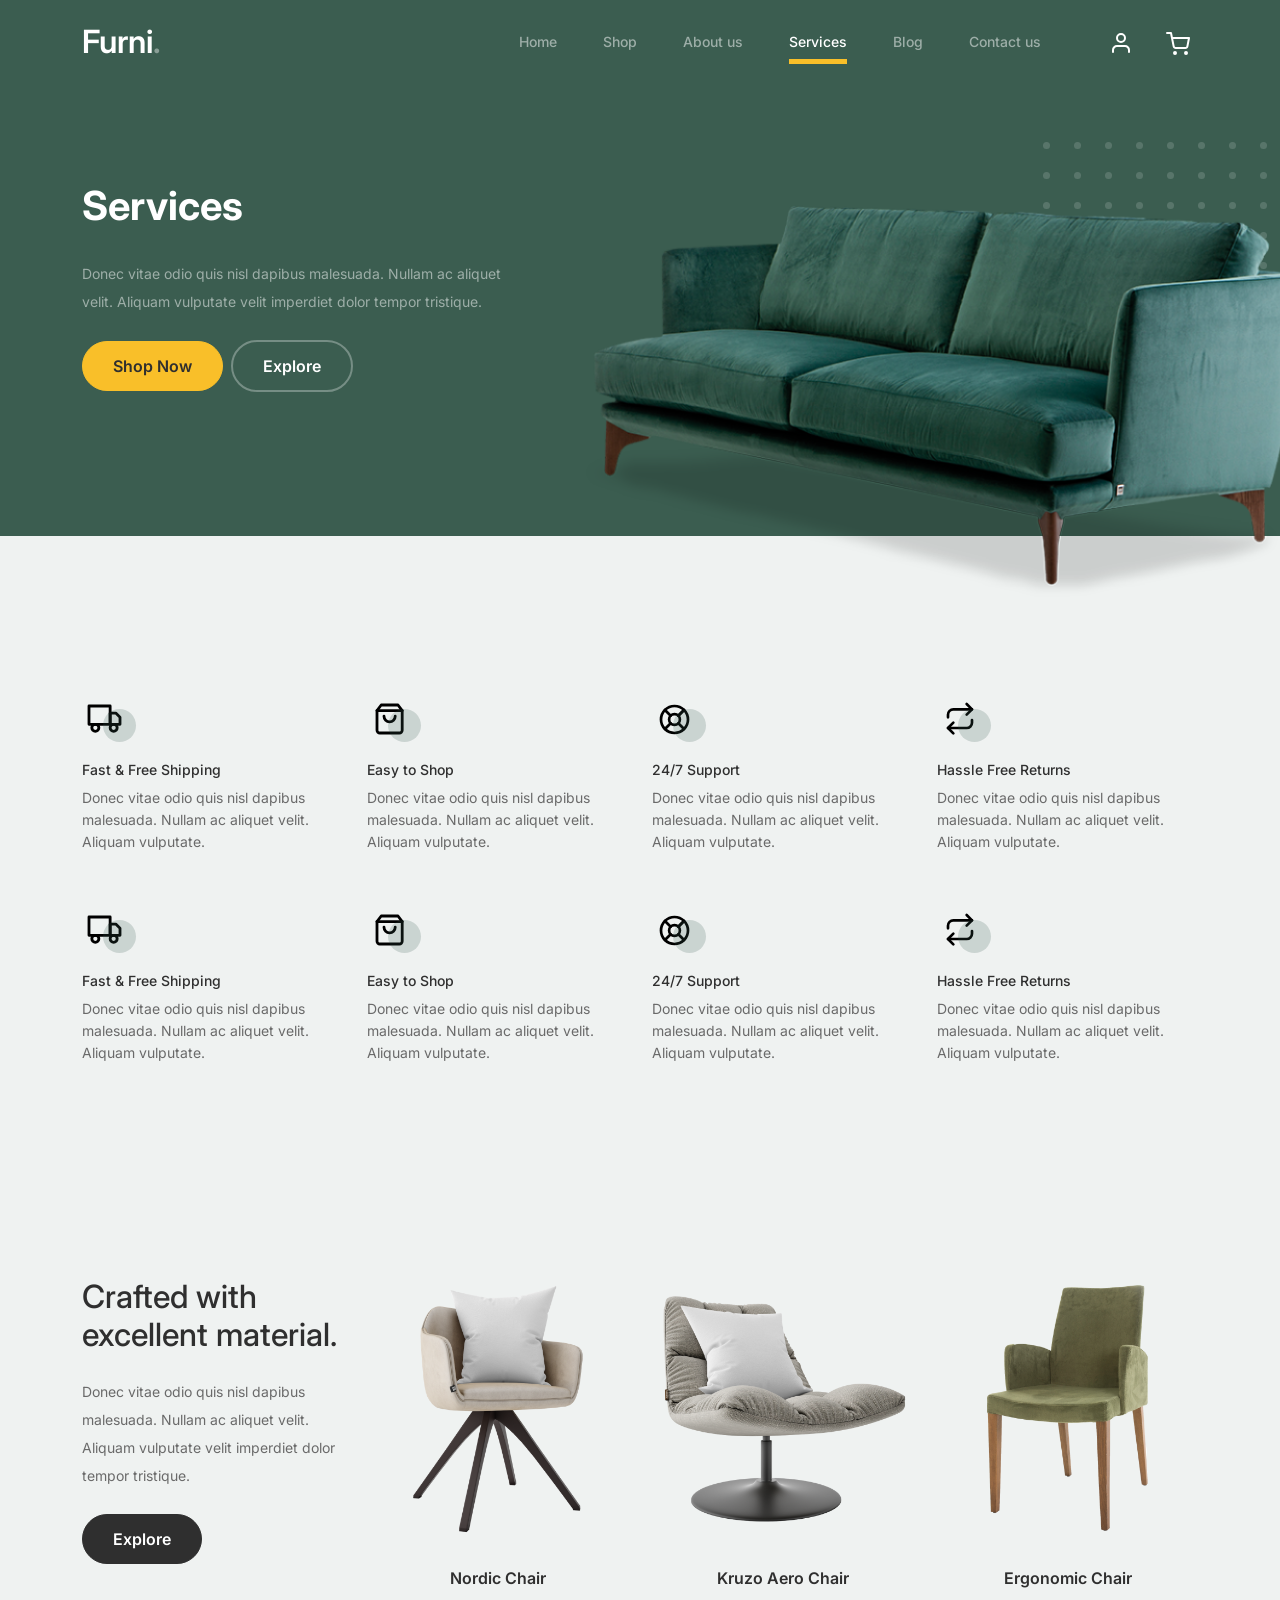
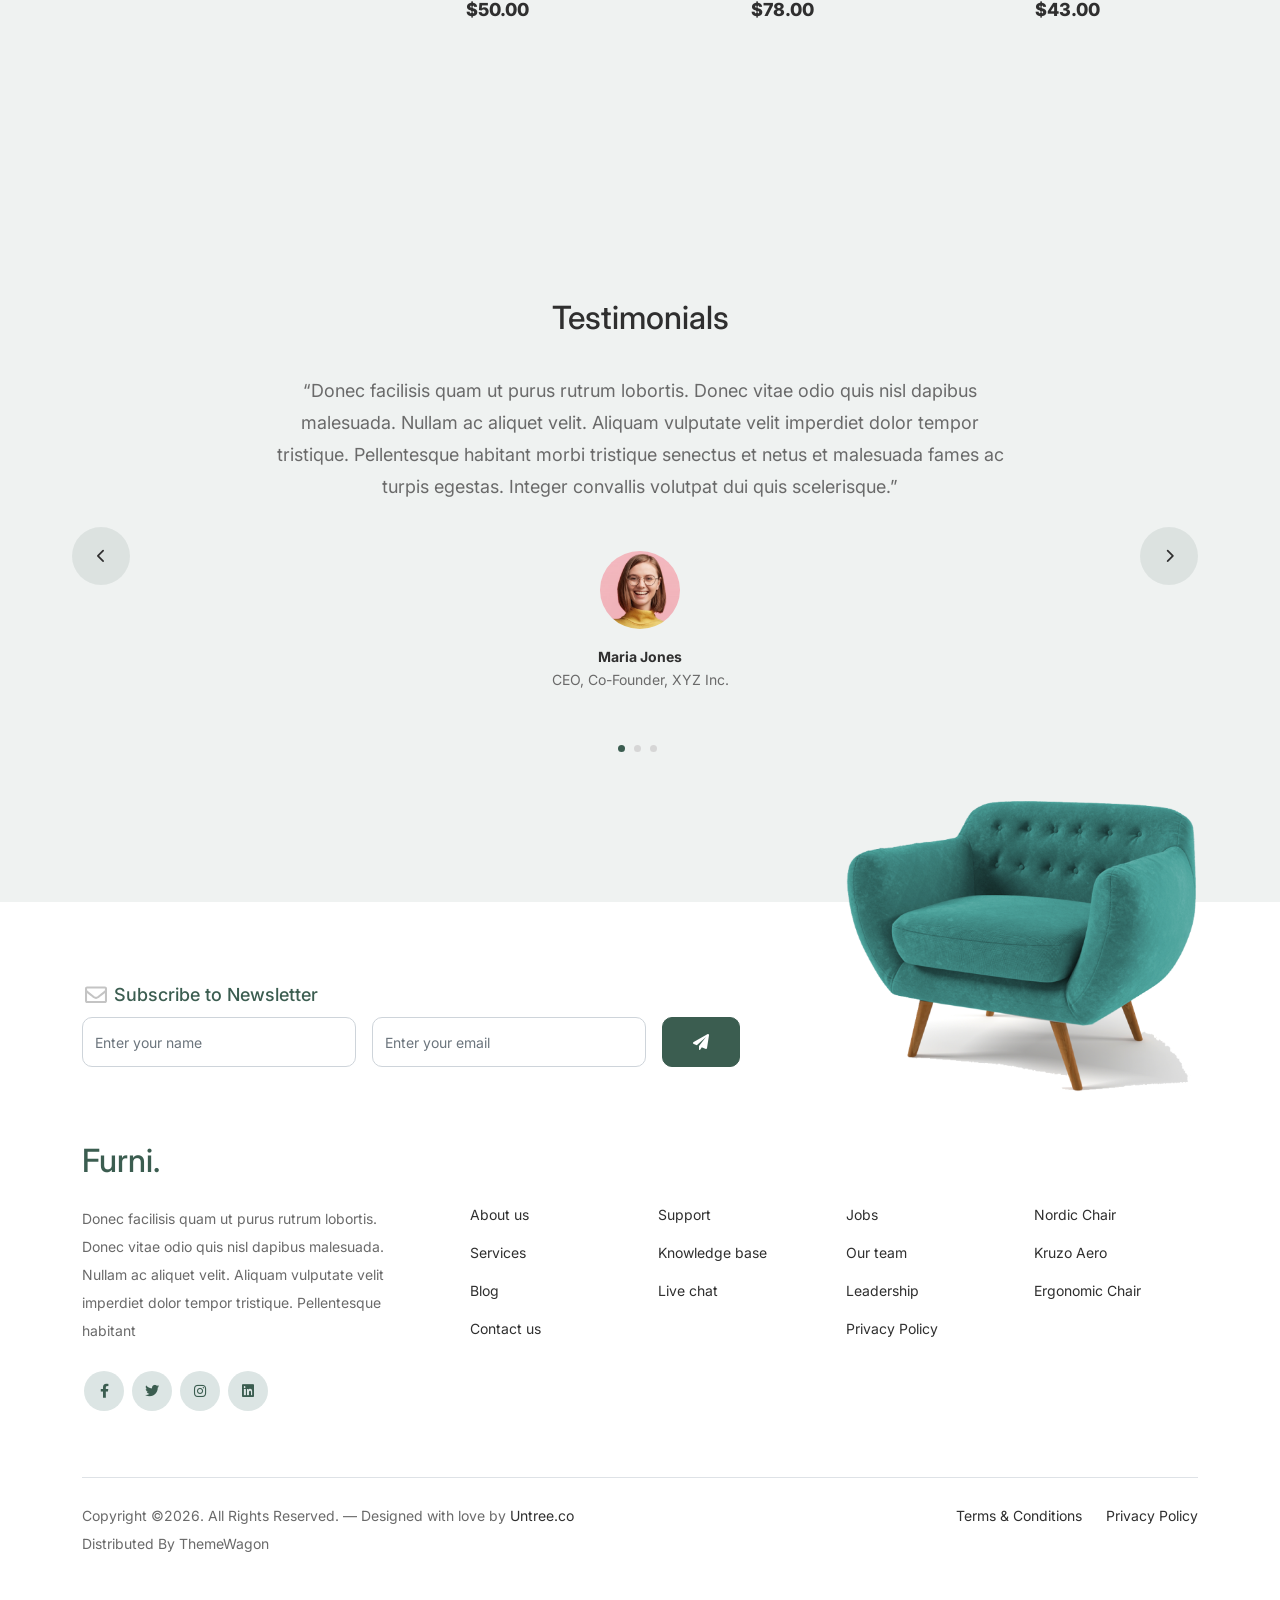
<file: new/furni-1.0.0/services.html>
<!-- /*
* Bootstrap 5
* Template Name: Furni
* Template Author: Untree.co
* Template URI: https://untree.co/
* License: https://creativecommons.org/licenses/by/3.0/
*/ -->
<!doctype html>
<html lang="en">
<head>
  <meta charset="utf-8">
  <meta name="viewport" content="width=device-width, initial-scale=1, shrink-to-fit=no">
  <meta name="author" content="Untree.co">
  <link rel="shortcut icon" href="favicon.png">

  <meta name="description" content="" />
  <meta name="keywords" content="bootstrap, bootstrap4" />

		<!-- Bootstrap CSS -->
		<link href="css/bootstrap.min.css" rel="stylesheet">
		<link href="https://cdnjs.cloudflare.com/ajax/libs/font-awesome/6.0.0-beta3/css/all.min.css" rel="stylesheet">
		<link href="css/tiny-slider.css" rel="stylesheet">
		<link href="css/style.css" rel="stylesheet">
		<title>Furni Free Bootstrap 5 Template for Furniture and Interior Design Websites by Untree.co </title>
	</head>

	<body>

		<!-- Start Header/Navigation -->
		<nav class="custom-navbar navbar navbar navbar-expand-md navbar-dark bg-dark" arial-label="Furni navigation bar">

			<div class="container">
				<a class="navbar-brand" href="index.html">Furni<span>.</span></a>

				<button class="navbar-toggler" type="button" data-bs-toggle="collapse" data-bs-target="#navbarsFurni" aria-controls="navbarsFurni" aria-expanded="false" aria-label="Toggle navigation">
					<span class="navbar-toggler-icon"></span>
				</button>

				<div class="collapse navbar-collapse" id="navbarsFurni">
					<ul class="custom-navbar-nav navbar-nav ms-auto mb-2 mb-md-0">
						<li class="nav-item">
							<a class="nav-link" href="index.html">Home</a>
						</li>
						<li><a class="nav-link" href="shop.html">Shop</a></li>
						<li><a class="nav-link" href="about.html">About us</a></li>
						<li class="active"><a class="nav-link" href="services.html">Services</a></li>
						<li><a class="nav-link" href="blog.html">Blog</a></li>
						<li><a class="nav-link" href="contact.html">Contact us</a></li>
					</ul>

					<ul class="custom-navbar-cta navbar-nav mb-2 mb-md-0 ms-5">
						<li><a class="nav-link" href="#"><img src="images/user.svg"></a></li>
						<li><a class="nav-link" href="cart.html"><img src="images/cart.svg"></a></li>
					</ul>
				</div>
			</div>
				
		</nav>
		<!-- End Header/Navigation -->

		<!-- Start Hero Section -->
			<div class="hero">
				<div class="container">
					<div class="row justify-content-between">
						<div class="col-lg-5">
							<div class="intro-excerpt">
								<h1>Services</h1>
								<p class="mb-4">Donec vitae odio quis nisl dapibus malesuada. Nullam ac aliquet velit. Aliquam vulputate velit imperdiet dolor tempor tristique.</p>
								<p><a href="" class="btn btn-secondary me-2">Shop Now</a><a href="#" class="btn btn-white-outline">Explore</a></p>
							</div>
						</div>
						<div class="col-lg-7">
							<div class="hero-img-wrap">
								<img src="images/couch.png" class="img-fluid">
							</div>
						</div>
					</div>
				</div>
			</div>
		<!-- End Hero Section -->

		

		<!-- Start Why Choose Us Section -->
		<div class="why-choose-section">
			<div class="container">
				
				
				<div class="row my-5">
					<div class="col-6 col-md-6 col-lg-3 mb-4">
						<div class="feature">
							<div class="icon">
								<img src="images/truck.svg" alt="Image" class="imf-fluid">
							</div>
							<h3>Fast &amp; Free Shipping</h3>
							<p>Donec vitae odio quis nisl dapibus malesuada. Nullam ac aliquet velit. Aliquam vulputate.</p>
						</div>
					</div>

					<div class="col-6 col-md-6 col-lg-3 mb-4">
						<div class="feature">
							<div class="icon">
								<img src="images/bag.svg" alt="Image" class="imf-fluid">
							</div>
							<h3>Easy to Shop</h3>
							<p>Donec vitae odio quis nisl dapibus malesuada. Nullam ac aliquet velit. Aliquam vulputate.</p>
						</div>
					</div>

					<div class="col-6 col-md-6 col-lg-3 mb-4">
						<div class="feature">
							<div class="icon">
								<img src="images/support.svg" alt="Image" class="imf-fluid">
							</div>
							<h3>24/7 Support</h3>
							<p>Donec vitae odio quis nisl dapibus malesuada. Nullam ac aliquet velit. Aliquam vulputate.</p>
						</div>
					</div>

					<div class="col-6 col-md-6 col-lg-3 mb-4">
						<div class="feature">
							<div class="icon">
								<img src="images/return.svg" alt="Image" class="imf-fluid">
							</div>
							<h3>Hassle Free Returns</h3>
							<p>Donec vitae odio quis nisl dapibus malesuada. Nullam ac aliquet velit. Aliquam vulputate.</p>
						</div>
					</div>

					<div class="col-6 col-md-6 col-lg-3 mb-4">
						<div class="feature">
							<div class="icon">
								<img src="images/truck.svg" alt="Image" class="imf-fluid">
							</div>
							<h3>Fast &amp; Free Shipping</h3>
							<p>Donec vitae odio quis nisl dapibus malesuada. Nullam ac aliquet velit. Aliquam vulputate.</p>
						</div>
					</div>

					<div class="col-6 col-md-6 col-lg-3 mb-4">
						<div class="feature">
							<div class="icon">
								<img src="images/bag.svg" alt="Image" class="imf-fluid">
							</div>
							<h3>Easy to Shop</h3>
							<p>Donec vitae odio quis nisl dapibus malesuada. Nullam ac aliquet velit. Aliquam vulputate.</p>
						</div>
					</div>

					<div class="col-6 col-md-6 col-lg-3 mb-4">
						<div class="feature">
							<div class="icon">
								<img src="images/support.svg" alt="Image" class="imf-fluid">
							</div>
							<h3>24/7 Support</h3>
							<p>Donec vitae odio quis nisl dapibus malesuada. Nullam ac aliquet velit. Aliquam vulputate.</p>
						</div>
					</div>

					<div class="col-6 col-md-6 col-lg-3 mb-4">
						<div class="feature">
							<div class="icon">
								<img src="images/return.svg" alt="Image" class="imf-fluid">
							</div>
							<h3>Hassle Free Returns</h3>
							<p>Donec vitae odio quis nisl dapibus malesuada. Nullam ac aliquet velit. Aliquam vulputate.</p>
						</div>
					</div>

				</div>
			
			</div>
		</div>
		<!-- End Why Choose Us Section -->

		<!-- Start Product Section -->
		<div class="product-section pt-0">
			<div class="container">
				<div class="row">

					<!-- Start Column 1 -->
					<div class="col-md-12 col-lg-3 mb-5 mb-lg-0">
						<h2 class="mb-4 section-title">Crafted with excellent material.</h2>
						<p class="mb-4">Donec vitae odio quis nisl dapibus malesuada. Nullam ac aliquet velit. Aliquam vulputate velit imperdiet dolor tempor tristique. </p>
						<p><a href="#" class="btn">Explore</a></p>
					</div> 
					<!-- End Column 1 -->

					<!-- Start Column 2 -->
					<div class="col-12 col-md-4 col-lg-3 mb-5 mb-md-0">
						<a class="product-item" href="#">
							<img src="images/product-1.png" class="img-fluid product-thumbnail">
							<h3 class="product-title">Nordic Chair</h3>
							<strong class="product-price">$50.00</strong>

							<span class="icon-cross">
								<img src="images/cross.svg" class="img-fluid">
							</span>
						</a>
					</div> 
					<!-- End Column 2 -->

					<!-- Start Column 3 -->
					<div class="col-12 col-md-4 col-lg-3 mb-5 mb-md-0">
						<a class="product-item" href="#">
							<img src="images/product-2.png" class="img-fluid product-thumbnail">
							<h3 class="product-title">Kruzo Aero Chair</h3>
							<strong class="product-price">$78.00</strong>

							<span class="icon-cross">
								<img src="images/cross.svg" class="img-fluid">
							</span>
						</a>
					</div>
					<!-- End Column 3 -->

					<!-- Start Column 4 -->
					<div class="col-12 col-md-4 col-lg-3 mb-5 mb-md-0">
						<a class="product-item" href="#">
							<img src="images/product-3.png" class="img-fluid product-thumbnail">
							<h3 class="product-title">Ergonomic Chair</h3>
							<strong class="product-price">$43.00</strong>

							<span class="icon-cross">
								<img src="images/cross.svg" class="img-fluid">
							</span>
						</a>
					</div>
					<!-- End Column 4 -->

				</div>
			</div>
		</div>
		<!-- End Product Section -->

		

		<!-- Start Testimonial Slider -->
		<div class="testimonial-section before-footer-section">
			<div class="container">
				<div class="row">
					<div class="col-lg-7 mx-auto text-center">
						<h2 class="section-title">Testimonials</h2>
					</div>
				</div>

				<div class="row justify-content-center">
					<div class="col-lg-12">
						<div class="testimonial-slider-wrap text-center">

							<div id="testimonial-nav">
								<span class="prev" data-controls="prev"><span class="fa fa-chevron-left"></span></span>
								<span class="next" data-controls="next"><span class="fa fa-chevron-right"></span></span>
							</div>

							<div class="testimonial-slider">
								
								<div class="item">
									<div class="row justify-content-center">
										<div class="col-lg-8 mx-auto">

											<div class="testimonial-block text-center">
												<blockquote class="mb-5">
													<p>&ldquo;Donec facilisis quam ut purus rutrum lobortis. Donec vitae odio quis nisl dapibus malesuada. Nullam ac aliquet velit. Aliquam vulputate velit imperdiet dolor tempor tristique. Pellentesque habitant morbi tristique senectus et netus et malesuada fames ac turpis egestas. Integer convallis volutpat dui quis scelerisque.&rdquo;</p>
												</blockquote>

												<div class="author-info">
													<div class="author-pic">
														<img src="images/person-1.png" alt="Maria Jones" class="img-fluid">
													</div>
													<h3 class="font-weight-bold">Maria Jones</h3>
													<span class="position d-block mb-3">CEO, Co-Founder, XYZ Inc.</span>
												</div>
											</div>

										</div>
									</div>
								</div> 
								<!-- END item -->

								<div class="item">
									<div class="row justify-content-center">
										<div class="col-lg-8 mx-auto">

											<div class="testimonial-block text-center">
												<blockquote class="mb-5">
													<p>&ldquo;Donec facilisis quam ut purus rutrum lobortis. Donec vitae odio quis nisl dapibus malesuada. Nullam ac aliquet velit. Aliquam vulputate velit imperdiet dolor tempor tristique. Pellentesque habitant morbi tristique senectus et netus et malesuada fames ac turpis egestas. Integer convallis volutpat dui quis scelerisque.&rdquo;</p>
												</blockquote>

												<div class="author-info">
													<div class="author-pic">
														<img src="images/person-1.png" alt="Maria Jones" class="img-fluid">
													</div>
													<h3 class="font-weight-bold">Maria Jones</h3>
													<span class="position d-block mb-3">CEO, Co-Founder, XYZ Inc.</span>
												</div>
											</div>

										</div>
									</div>
								</div> 
								<!-- END item -->

								<div class="item">
									<div class="row justify-content-center">
										<div class="col-lg-8 mx-auto">

											<div class="testimonial-block text-center">
												<blockquote class="mb-5">
													<p>&ldquo;Donec facilisis quam ut purus rutrum lobortis. Donec vitae odio quis nisl dapibus malesuada. Nullam ac aliquet velit. Aliquam vulputate velit imperdiet dolor tempor tristique. Pellentesque habitant morbi tristique senectus et netus et malesuada fames ac turpis egestas. Integer convallis volutpat dui quis scelerisque.&rdquo;</p>
												</blockquote>

												<div class="author-info">
													<div class="author-pic">
														<img src="images/person-1.png" alt="Maria Jones" class="img-fluid">
													</div>
													<h3 class="font-weight-bold">Maria Jones</h3>
													<span class="position d-block mb-3">CEO, Co-Founder, XYZ Inc.</span>
												</div>
											</div>

										</div>
									</div>
								</div> 
								<!-- END item -->

							</div>

						</div>
					</div>
				</div>
			</div>
		</div>
		<!-- End Testimonial Slider -->

		

		<!-- Start Footer Section -->
		<footer class="footer-section">
			<div class="container relative">

				<div class="sofa-img">
					<img src="images/sofa.png" alt="Image" class="img-fluid">
				</div>

				<div class="row">
					<div class="col-lg-8">
						<div class="subscription-form">
							<h3 class="d-flex align-items-center"><span class="me-1"><img src="images/envelope-outline.svg" alt="Image" class="img-fluid"></span><span>Subscribe to Newsletter</span></h3>

							<form action="#" class="row g-3">
								<div class="col-auto">
									<input type="text" class="form-control" placeholder="Enter your name">
								</div>
								<div class="col-auto">
									<input type="email" class="form-control" placeholder="Enter your email">
								</div>
								<div class="col-auto">
									<button class="btn btn-primary">
										<span class="fa fa-paper-plane"></span>
									</button>
								</div>
							</form>

						</div>
					</div>
				</div>

				<div class="row g-5 mb-5">
					<div class="col-lg-4">
						<div class="mb-4 footer-logo-wrap"><a href="#" class="footer-logo">Furni<span>.</span></a></div>
						<p class="mb-4">Donec facilisis quam ut purus rutrum lobortis. Donec vitae odio quis nisl dapibus malesuada. Nullam ac aliquet velit. Aliquam vulputate velit imperdiet dolor tempor tristique. Pellentesque habitant</p>

						<ul class="list-unstyled custom-social">
							<li><a href="#"><span class="fa fa-brands fa-facebook-f"></span></a></li>
							<li><a href="#"><span class="fa fa-brands fa-twitter"></span></a></li>
							<li><a href="#"><span class="fa fa-brands fa-instagram"></span></a></li>
							<li><a href="#"><span class="fa fa-brands fa-linkedin"></span></a></li>
						</ul>
					</div>

					<div class="col-lg-8">
						<div class="row links-wrap">
							<div class="col-6 col-sm-6 col-md-3">
								<ul class="list-unstyled">
									<li><a href="#">About us</a></li>
									<li><a href="#">Services</a></li>
									<li><a href="#">Blog</a></li>
									<li><a href="#">Contact us</a></li>
								</ul>
							</div>

							<div class="col-6 col-sm-6 col-md-3">
								<ul class="list-unstyled">
									<li><a href="#">Support</a></li>
									<li><a href="#">Knowledge base</a></li>
									<li><a href="#">Live chat</a></li>
								</ul>
							</div>

							<div class="col-6 col-sm-6 col-md-3">
								<ul class="list-unstyled">
									<li><a href="#">Jobs</a></li>
									<li><a href="#">Our team</a></li>
									<li><a href="#">Leadership</a></li>
									<li><a href="#">Privacy Policy</a></li>
								</ul>
							</div>

							<div class="col-6 col-sm-6 col-md-3">
								<ul class="list-unstyled">
									<li><a href="#">Nordic Chair</a></li>
									<li><a href="#">Kruzo Aero</a></li>
									<li><a href="#">Ergonomic Chair</a></li>
								</ul>
							</div>
						</div>
					</div>

				</div>

				<div class="border-top copyright">
					<div class="row pt-4">
						<div class="col-lg-6">
							<p class="mb-2 text-center text-lg-start">Copyright &copy;<script>document.write(new Date().getFullYear());</script>. All Rights Reserved. &mdash; Designed with love by <a href="https://untree.co">Untree.co</a> Distributed By <a hreff="https://themewagon.com">ThemeWagon</a> <!-- License information: https://untree.co/license/ -->
            </p>
						</div>

						<div class="col-lg-6 text-center text-lg-end">
							<ul class="list-unstyled d-inline-flex ms-auto">
								<li class="me-4"><a href="#">Terms &amp; Conditions</a></li>
								<li><a href="#">Privacy Policy</a></li>
							</ul>
						</div>

					</div>
				</div>

			</div>
		</footer>
		<!-- End Footer Section -->	


		<script src="js/bootstrap.bundle.min.js"></script>
		<script src="js/tiny-slider.js"></script>
		<script src="js/custom.js"></script>
	</body>

</html>
</file>
<file: new/furni-1.0.0/css/tiny-slider.css>
.tns-outer{padding:0 !important}.tns-outer [hidden]{display:none !important}.tns-outer [aria-controls],.tns-outer [data-action]{cursor:pointer}.tns-slider{-webkit-transition:all 0s;-moz-transition:all 0s;transition:all 0s}.tns-slider>.tns-item{-webkit-box-sizing:border-box;-moz-box-sizing:border-box;box-sizing:border-box}.tns-horizontal.tns-subpixel{white-space:nowrap}.tns-horizontal.tns-subpixel>.tns-item{display:inline-block;vertical-align:top;white-space:normal}.tns-horizontal.tns-no-subpixel:after{content:'';display:table;clear:both}.tns-horizontal.tns-no-subpixel>.tns-item{float:left}.tns-horizontal.tns-carousel.tns-no-subpixel>.tns-item{margin-right:-100%}.tns-no-calc{position:relative;left:0}.tns-gallery{position:relative;left:0;min-height:1px}.tns-gallery>.tns-item{position:absolute;left:-100%;-webkit-transition:transform 0s, opacity 0s;-moz-transition:transform 0s, opacity 0s;transition:transform 0s, opacity 0s}.tns-gallery>.tns-slide-active{position:relative;left:auto !important}.tns-gallery>.tns-moving{-webkit-transition:all 0.25s;-moz-transition:all 0.25s;transition:all 0.25s}.tns-autowidth{display:inline-block}.tns-lazy-img{-webkit-transition:opacity 0.6s;-moz-transition:opacity 0.6s;transition:opacity 0.6s;opacity:0.6}.tns-lazy-img.tns-complete{opacity:1}.tns-ah{-webkit-transition:height 0s;-moz-transition:height 0s;transition:height 0s}.tns-ovh{overflow:hidden}.tns-visually-hidden{position:absolute;left:-10000em}.tns-transparent{opacity:0;visibility:hidden}.tns-fadeIn{opacity:1;filter:alpha(opacity=100);z-index:0}.tns-normal,.tns-fadeOut{opacity:0;filter:alpha(opacity=0);z-index:-1}.tns-vpfix{white-space:nowrap}.tns-vpfix>div,.tns-vpfix>li{display:inline-block}.tns-t-subp2{margin:0 auto;width:310px;position:relative;height:10px;overflow:hidden}.tns-t-ct{width:2333.3333333%;width:-webkit-calc(100% * 70 / 3);width:-moz-calc(100% * 70 / 3);width:calc(100% * 70 / 3);position:absolute;right:0}.tns-t-ct:after{content:'';display:table;clear:both}.tns-t-ct>div{width:1.4285714%;width:-webkit-calc(100% / 70);width:-moz-calc(100% / 70);width:calc(100% / 70);height:10px;float:left}

/*# sourceMappingURL=sourcemaps/tiny-slider.css.map */
</file>
<file: new/furni-1.0.0/css/style.css>
/*
* Template Name: UntreeStore
* Template Author: Untree.co
* Author URI: https://untree.co/
* License: https://creativecommons.org/licenses/by/3.0/
*/
@import url("https://fonts.googleapis.com/css2?family=Inter:wght@400;500;600;700;800&display=swap");
body {
  overflow-x: hidden;
  position: relative; }

body {
  font-family: "Inter", sans-serif;
  font-weight: 400;
  line-height: 28px;
  color: #6a6a6a;
  font-size: 14px;
  background-color: #eff2f1; }

a {
  text-decoration: none;
  -webkit-transition: .3s all ease;
  -o-transition: .3s all ease;
  transition: .3s all ease;
  color: #2f2f2f;
  text-decoration: underline; }
  a:hover {
    color: #2f2f2f;
    text-decoration: none; }
  a.more {
    font-weight: 600; }

.custom-navbar {
  background: #3b5d50 !important;
  padding-top: 20px;
  padding-bottom: 20px; }
  .custom-navbar .navbar-brand {
    font-size: 32px;
    font-weight: 600; }
    .custom-navbar .navbar-brand > span {
      opacity: .4; }
  .custom-navbar .navbar-toggler {
    border-color: transparent; }
    .custom-navbar .navbar-toggler:active, .custom-navbar .navbar-toggler:focus {
      -webkit-box-shadow: none;
      box-shadow: none;
      outline: none; }
  @media (min-width: 992px) {
    .custom-navbar .custom-navbar-nav li {
      margin-left: 15px;
      margin-right: 15px; } }
  .custom-navbar .custom-navbar-nav li a {
    font-weight: 500;
    color: #ffffff !important;
    opacity: .5;
    -webkit-transition: .3s all ease;
    -o-transition: .3s all ease;
    transition: .3s all ease;
    position: relative; }
    @media (min-width: 768px) {
      .custom-navbar .custom-navbar-nav li a:before {
        content: "";
        position: absolute;
        bottom: 0;
        left: 8px;
        right: 8px;
        background: #f9bf29;
        height: 5px;
        opacity: 1;
        visibility: visible;
        width: 0;
        -webkit-transition: .15s all ease-out;
        -o-transition: .15s all ease-out;
        transition: .15s all ease-out; } }
    .custom-navbar .custom-navbar-nav li a:hover {
      opacity: 1; }
      .custom-navbar .custom-navbar-nav li a:hover:before {
        width: calc(100% - 16px); }
  .custom-navbar .custom-navbar-nav li.active a {
    opacity: 1; }
    .custom-navbar .custom-navbar-nav li.active a:before {
      width: calc(100% - 16px); }
  .custom-navbar .custom-navbar-cta {
    margin-left: 0 !important;
    -webkit-box-orient: horizontal;
    -webkit-box-direction: normal;
    -ms-flex-direction: row;
    flex-direction: row; }
    @media (min-width: 768px) {
      .custom-navbar .custom-navbar-cta {
        margin-left: 40px !important; } }
    .custom-navbar .custom-navbar-cta li {
      margin-left: 0px;
      margin-right: 0px; }
      .custom-navbar .custom-navbar-cta li:first-child {
        margin-right: 20px; }

.hero {
  background: #3b5d50;
  padding: calc(4rem - 30px) 0 0rem 0; }
  @media (min-width: 768px) {
    .hero {
      padding: calc(4rem - 30px) 0 4rem 0; } }
  @media (min-width: 992px) {
    .hero {
      padding: calc(8rem - 30px) 0 8rem 0; } }
  .hero .intro-excerpt {
    position: relative;
    z-index: 4; }
    @media (min-width: 992px) {
      .hero .intro-excerpt {
        max-width: 450px; } }
  .hero h1 {
    font-weight: 700;
    color: #ffffff;
    margin-bottom: 30px; }
    @media (min-width: 1400px) {
      .hero h1 {
        font-size: 54px; } }
  .hero p {
    color: rgba(255, 255, 255, 0.5);
    margin-botom: 30px; }
  .hero .hero-img-wrap {
    position: relative; }
    .hero .hero-img-wrap img {
      position: relative;
      top: 0px;
      right: 0px;
      z-index: 2;
      max-width: 780px;
      left: -20px; }
      @media (min-width: 768px) {
        .hero .hero-img-wrap img {
          right: 0px;
          left: -100px; } }
      @media (min-width: 992px) {
        .hero .hero-img-wrap img {
          left: 0px;
          top: -80px;
          position: absolute;
          right: -50px; } }
      @media (min-width: 1200px) {
        .hero .hero-img-wrap img {
          left: 0px;
          top: -80px;
          right: -100px; } }
    .hero .hero-img-wrap:after {
      content: "";
      position: absolute;
      width: 255px;
      height: 217px;
      background-image: url("../images/dots-light.svg");
      background-size: contain;
      background-repeat: no-repeat;
      right: -100px;
      top: -0px; }
      @media (min-width: 1200px) {
        .hero .hero-img-wrap:after {
          top: -40px; } }

.btn {
  font-weight: 600;
  padding: 12px 30px;
  border-radius: 30px;
  color: #ffffff;
  background: #2f2f2f;
  border-color: #2f2f2f; }
  .btn:hover {
    color: #ffffff;
    background: #222222;
    border-color: #222222; }
  .btn:active, .btn:focus {
    outline: none !important;
    -webkit-box-shadow: none;
    box-shadow: none; }
  .btn.btn-primary {
    background: #3b5d50;
    border-color: #3b5d50; }
    .btn.btn-primary:hover {
      background: #314d43;
      border-color: #314d43; }
  .btn.btn-secondary {
    color: #2f2f2f;
    background: #f9bf29;
    border-color: #f9bf29; }
    .btn.btn-secondary:hover {
      background: #f8b810;
      border-color: #f8b810; }
  .btn.btn-white-outline {
    background: transparent;
    border-width: 2px;
    border-color: rgba(255, 255, 255, 0.3); }
    .btn.btn-white-outline:hover {
      border-color: white;
      color: #ffffff; }

.section-title {
  color: #2f2f2f; }

.product-section {
  padding: 7rem 0; }
  .product-section .product-item {
    text-align: center;
    text-decoration: none;
    display: block;
    position: relative;
    padding-bottom: 50px;
    cursor: pointer; }
    .product-section .product-item .product-thumbnail {
      margin-bottom: 30px;
      position: relative;
      top: 0;
      -webkit-transition: .3s all ease;
      -o-transition: .3s all ease;
      transition: .3s all ease; }
    .product-section .product-item h3 {
      font-weight: 600;
      font-size: 16px; }
    .product-section .product-item strong {
      font-weight: 800 !important;
      font-size: 18px !important; }
    .product-section .product-item h3, .product-section .product-item strong {
      color: #2f2f2f;
      text-decoration: none; }
    .product-section .product-item .icon-cross {
      position: absolute;
      width: 35px;
      height: 35px;
      display: inline-block;
      background: #2f2f2f;
      bottom: 15px;
      left: 50%;
      -webkit-transform: translateX(-50%);
      -ms-transform: translateX(-50%);
      transform: translateX(-50%);
      margin-bottom: -17.5px;
      border-radius: 50%;
      opacity: 0;
      visibility: hidden;
      -webkit-transition: .3s all ease;
      -o-transition: .3s all ease;
      transition: .3s all ease; }
      .product-section .product-item .icon-cross img {
        position: absolute;
        left: 50%;
        top: 50%;
        -webkit-transform: translate(-50%, -50%);
        -ms-transform: translate(-50%, -50%);
        transform: translate(-50%, -50%); }
    .product-section .product-item:before {
      bottom: 0;
      left: 0;
      right: 0;
      position: absolute;
      content: "";
      background: #dce5e4;
      height: 0%;
      z-index: -1;
      border-radius: 10px;
      -webkit-transition: .3s all ease;
      -o-transition: .3s all ease;
      transition: .3s all ease; }
    .product-section .product-item:hover .product-thumbnail {
      top: -25px; }
    .product-section .product-item:hover .icon-cross {
      bottom: 0;
      opacity: 1;
      visibility: visible; }
    .product-section .product-item:hover:before {
      height: 70%; }

.why-choose-section {
  padding: 7rem 0; }
  .why-choose-section .img-wrap {
    position: relative; }
    .why-choose-section .img-wrap:before {
      position: absolute;
      content: "";
      width: 255px;
      height: 217px;
      background-image: url("../images/dots-yellow.svg");
      background-repeat: no-repeat;
      background-size: contain;
      -webkit-transform: translate(-40%, -40%);
      -ms-transform: translate(-40%, -40%);
      transform: translate(-40%, -40%);
      z-index: -1; }
    .why-choose-section .img-wrap img {
      border-radius: 20px; }

.feature {
  margin-bottom: 30px; }
  .feature .icon {
    display: inline-block;
    position: relative;
    margin-bottom: 20px; }
    .feature .icon:before {
      content: "";
      width: 33px;
      height: 33px;
      position: absolute;
      background: rgba(59, 93, 80, 0.2);
      border-radius: 50%;
      right: -8px;
      bottom: 0; }
  .feature h3 {
    font-size: 14px;
    color: #2f2f2f; }
  .feature p {
    font-size: 14px;
    line-height: 22px;
    color: #6a6a6a; }

.we-help-section {
  padding: 7rem 0; }
  .we-help-section .imgs-grid {
    display: -ms-grid;
    display: grid;
    -ms-grid-columns: (1fr)[27];
    grid-template-columns: repeat(27, 1fr);
    position: relative; }
    .we-help-section .imgs-grid:before {
      position: absolute;
      content: "";
      width: 255px;
      height: 217px;
      background-image: url("../images/dots-green.svg");
      background-size: contain;
      background-repeat: no-repeat;
      -webkit-transform: translate(-40%, -40%);
      -ms-transform: translate(-40%, -40%);
      transform: translate(-40%, -40%);
      z-index: -1; }
    .we-help-section .imgs-grid .grid {
      position: relative; }
      .we-help-section .imgs-grid .grid img {
        border-radius: 20px;
        max-width: 100%; }
      .we-help-section .imgs-grid .grid.grid-1 {
        -ms-grid-column: 1;
        -ms-grid-column-span: 18;
        grid-column: 1 / span 18;
        -ms-grid-row: 1;
        -ms-grid-row-span: 27;
        grid-row: 1 / span 27; }
      .we-help-section .imgs-grid .grid.grid-2 {
        -ms-grid-column: 19;
        -ms-grid-column-span: 27;
        grid-column: 19 / span 27;
        -ms-grid-row: 1;
        -ms-grid-row-span: 5;
        grid-row: 1 / span 5;
        padding-left: 20px; }
      .we-help-section .imgs-grid .grid.grid-3 {
        -ms-grid-column: 14;
        -ms-grid-column-span: 16;
        grid-column: 14 / span 16;
        -ms-grid-row: 6;
        -ms-grid-row-span: 27;
        grid-row: 6 / span 27;
        padding-top: 20px; }

.custom-list {
  width: 100%; }
  .custom-list li {
    display: inline-block;
    width: calc(50% - 20px);
    margin-bottom: 12px;
    line-height: 1.5;
    position: relative;
    padding-left: 20px; }
    .custom-list li:before {
      content: "";
      width: 8px;
      height: 8px;
      border-radius: 50%;
      border: 2px solid #3b5d50;
      position: absolute;
      left: 0;
      top: 8px; }

.popular-product {
  padding: 0 0 7rem 0; }
  .popular-product .product-item-sm h3 {
    font-size: 14px;
    font-weight: 700;
    color: #2f2f2f; }
  .popular-product .product-item-sm a {
    text-decoration: none;
    color: #2f2f2f;
    -webkit-transition: .3s all ease;
    -o-transition: .3s all ease;
    transition: .3s all ease; }
    .popular-product .product-item-sm a:hover {
      color: rgba(47, 47, 47, 0.5); }
  .popular-product .product-item-sm p {
    line-height: 1.4;
    margin-bottom: 10px;
    font-size: 14px; }
  .popular-product .product-item-sm .thumbnail {
    margin-right: 10px;
    -webkit-box-flex: 0;
    -ms-flex: 0 0 120px;
    flex: 0 0 120px;
    position: relative; }
    .popular-product .product-item-sm .thumbnail:before {
      content: "";
      position: absolute;
      border-radius: 20px;
      background: #dce5e4;
      width: 98px;
      height: 98px;
      top: 50%;
      left: 50%;
      -webkit-transform: translate(-50%, -50%);
      -ms-transform: translate(-50%, -50%);
      transform: translate(-50%, -50%);
      z-index: -1; }

.testimonial-section {
  padding: 3rem 0 7rem 0; }

.testimonial-slider-wrap {
  position: relative; }
  .testimonial-slider-wrap .tns-inner {
    padding-top: 30px; }
  .testimonial-slider-wrap .item .testimonial-block blockquote {
    font-size: 16px; }
    @media (min-width: 768px) {
      .testimonial-slider-wrap .item .testimonial-block blockquote {
        line-height: 32px;
        font-size: 18px; } }
  .testimonial-slider-wrap .item .testimonial-block .author-info .author-pic {
    margin-bottom: 20px; }
    .testimonial-slider-wrap .item .testimonial-block .author-info .author-pic img {
      max-width: 80px;
      border-radius: 50%; }
  .testimonial-slider-wrap .item .testimonial-block .author-info h3 {
    font-size: 14px;
    font-weight: 700;
    color: #2f2f2f;
    margin-bottom: 0; }
  .testimonial-slider-wrap #testimonial-nav {
    position: absolute;
    top: 50%;
    z-index: 99;
    width: 100%;
    display: none; }
    @media (min-width: 768px) {
      .testimonial-slider-wrap #testimonial-nav {
        display: block; } }
    .testimonial-slider-wrap #testimonial-nav > span {
      cursor: pointer;
      position: absolute;
      width: 58px;
      height: 58px;
      line-height: 58px;
      border-radius: 50%;
      background: rgba(59, 93, 80, 0.1);
      color: #2f2f2f;
      -webkit-transition: .3s all ease;
      -o-transition: .3s all ease;
      transition: .3s all ease; }
      .testimonial-slider-wrap #testimonial-nav > span:hover {
        background: #3b5d50;
        color: #ffffff; }
    .testimonial-slider-wrap #testimonial-nav .prev {
      left: -10px; }
    .testimonial-slider-wrap #testimonial-nav .next {
      right: 0; }
  .testimonial-slider-wrap .tns-nav {
    position: absolute;
    bottom: -50px;
    left: 50%;
    -webkit-transform: translateX(-50%);
    -ms-transform: translateX(-50%);
    transform: translateX(-50%); }
    .testimonial-slider-wrap .tns-nav button {
      background: none;
      border: none;
      display: inline-block;
      position: relative;
      width: 0 !important;
      height: 7px !important;
      margin: 2px; }
      .testimonial-slider-wrap .tns-nav button:active, .testimonial-slider-wrap .tns-nav button:focus, .testimonial-slider-wrap .tns-nav button:hover {
        outline: none;
        -webkit-box-shadow: none;
        box-shadow: none;
        background: none; }
      .testimonial-slider-wrap .tns-nav button:before {
        display: block;
        width: 7px;
        height: 7px;
        left: 0;
        top: 0;
        position: absolute;
        content: "";
        border-radius: 50%;
        -webkit-transition: .3s all ease;
        -o-transition: .3s all ease;
        transition: .3s all ease;
        background-color: #d6d6d6; }
      .testimonial-slider-wrap .tns-nav button:hover:before, .testimonial-slider-wrap .tns-nav button.tns-nav-active:before {
        background-color: #3b5d50; }

.before-footer-section {
  padding: 7rem 0 12rem 0 !important; }

.blog-section {
  padding: 7rem 0 12rem 0; }
  .blog-section .post-entry a {
    text-decoration: none; }
  .blog-section .post-entry .post-thumbnail {
    display: block;
    margin-bottom: 20px; }
    .blog-section .post-entry .post-thumbnail img {
      border-radius: 20px;
      -webkit-transition: .3s all ease;
      -o-transition: .3s all ease;
      transition: .3s all ease; }
  .blog-section .post-entry .post-content-entry {
    padding-left: 15px;
    padding-right: 15px; }
    .blog-section .post-entry .post-content-entry h3 {
      font-size: 16px;
      margin-bottom: 0;
      font-weight: 600;
      margin-bottom: 7px; }
    .blog-section .post-entry .post-content-entry .meta {
      font-size: 14px; }
      .blog-section .post-entry .post-content-entry .meta a {
        font-weight: 600; }
  .blog-section .post-entry:hover .post-thumbnail img, .blog-section .post-entry:focus .post-thumbnail img {
    opacity: .7; }

.footer-section {
  padding: 80px 0;
  background: #ffffff; }
  .footer-section .relative {
    position: relative; }
  .footer-section a {
    text-decoration: none;
    color: #2f2f2f;
    -webkit-transition: .3s all ease;
    -o-transition: .3s all ease;
    transition: .3s all ease; }
    .footer-section a:hover {
      color: rgba(47, 47, 47, 0.5); }
  .footer-section .subscription-form {
    margin-bottom: 40px;
    position: relative;
    z-index: 2;
    margin-top: 100px; }
    @media (min-width: 992px) {
      .footer-section .subscription-form {
        margin-top: 0px;
        margin-bottom: 80px; } }
    .footer-section .subscription-form h3 {
      font-size: 18px;
      font-weight: 500;
      color: #3b5d50; }
    .footer-section .subscription-form .form-control {
      height: 50px;
      border-radius: 10px;
      font-family: "Inter", sans-serif; }
      .footer-section .subscription-form .form-control:active, .footer-section .subscription-form .form-control:focus {
        outline: none;
        -webkit-box-shadow: none;
        box-shadow: none;
        border-color: #3b5d50;
        -webkit-box-shadow: 0 1px 4px 0 rgba(0, 0, 0, 0.2);
        box-shadow: 0 1px 4px 0 rgba(0, 0, 0, 0.2); }
      .footer-section .subscription-form .form-control::-webkit-input-placeholder {
        font-size: 14px; }
      .footer-section .subscription-form .form-control::-moz-placeholder {
        font-size: 14px; }
      .footer-section .subscription-form .form-control:-ms-input-placeholder {
        font-size: 14px; }
      .footer-section .subscription-form .form-control:-moz-placeholder {
        font-size: 14px; }
    .footer-section .subscription-form .btn {
      border-radius: 10px !important; }
  .footer-section .sofa-img {
    position: absolute;
    top: -200px;
    z-index: 1;
    right: 0; }
    .footer-section .sofa-img img {
      max-width: 380px; }
  .footer-section .links-wrap {
    margin-top: 0px; }
    @media (min-width: 992px) {
      .footer-section .links-wrap {
        margin-top: 54px; } }
    .footer-section .links-wrap ul li {
      margin-bottom: 10px; }
  .footer-section .footer-logo-wrap .footer-logo {
    font-size: 32px;
    font-weight: 500;
    text-decoration: none;
    color: #3b5d50; }
  .footer-section .custom-social li {
    margin: 2px;
    display: inline-block; }
    .footer-section .custom-social li a {
      width: 40px;
      height: 40px;
      text-align: center;
      line-height: 40px;
      display: inline-block;
      background: #dce5e4;
      color: #3b5d50;
      border-radius: 50%; }
      .footer-section .custom-social li a:hover {
        background: #3b5d50;
        color: #ffffff; }
  .footer-section .border-top {
    border-color: #dce5e4; }
    .footer-section .border-top.copyright {
      font-size: 14px !important; }

.untree_co-section {
  padding: 7rem 0; }

.form-control {
  height: 50px;
  border-radius: 10px;
  font-family: "Inter", sans-serif; }
  .form-control:active, .form-control:focus {
    outline: none;
    -webkit-box-shadow: none;
    box-shadow: none;
    border-color: #3b5d50;
    -webkit-box-shadow: 0 1px 4px 0 rgba(0, 0, 0, 0.2);
    box-shadow: 0 1px 4px 0 rgba(0, 0, 0, 0.2); }
  .form-control::-webkit-input-placeholder {
    font-size: 14px; }
  .form-control::-moz-placeholder {
    font-size: 14px; }
  .form-control:-ms-input-placeholder {
    font-size: 14px; }
  .form-control:-moz-placeholder {
    font-size: 14px; }

.service {
  line-height: 1.5; }
  .service .service-icon {
    border-radius: 10px;
    -webkit-box-flex: 0;
    -ms-flex: 0 0 50px;
    flex: 0 0 50px;
    height: 50px;
    line-height: 50px;
    text-align: center;
    background: #3b5d50;
    margin-right: 20px;
    color: #ffffff; }

textarea {
  height: auto !important; }

.site-blocks-table {
  overflow: auto; }
  .site-blocks-table .product-thumbnail {
    width: 200px; }
  .site-blocks-table .btn {
    padding: 2px 10px; }
  .site-blocks-table thead th {
    padding: 30px;
    text-align: center;
    border-width: 0px !important;
    vertical-align: middle;
    color: rgba(0, 0, 0, 0.8);
    font-size: 18px; }
  .site-blocks-table td {
    padding: 20px;
    text-align: center;
    vertical-align: middle;
    color: rgba(0, 0, 0, 0.8); }
  .site-blocks-table tbody tr:first-child td {
    border-top: 1px solid #3b5d50 !important; }
  .site-blocks-table .btn {
    background: none !important;
    color: #000000;
    border: none;
    height: auto !important; }

.site-block-order-table th {
  border-top: none !important;
  border-bottom-width: 1px !important; }

.site-block-order-table td, .site-block-order-table th {
  color: #000000; }

.couponcode-wrap input {
  border-radius: 10px !important; }

.text-primary {
  color: #3b5d50 !important; }

.thankyou-icon {
  position: relative;
  color: #3b5d50; }
  .thankyou-icon:before {
    position: absolute;
    content: "";
    width: 50px;
    height: 50px;
    border-radius: 50%;
    background: rgba(59, 93, 80, 0.2); }
</file>
